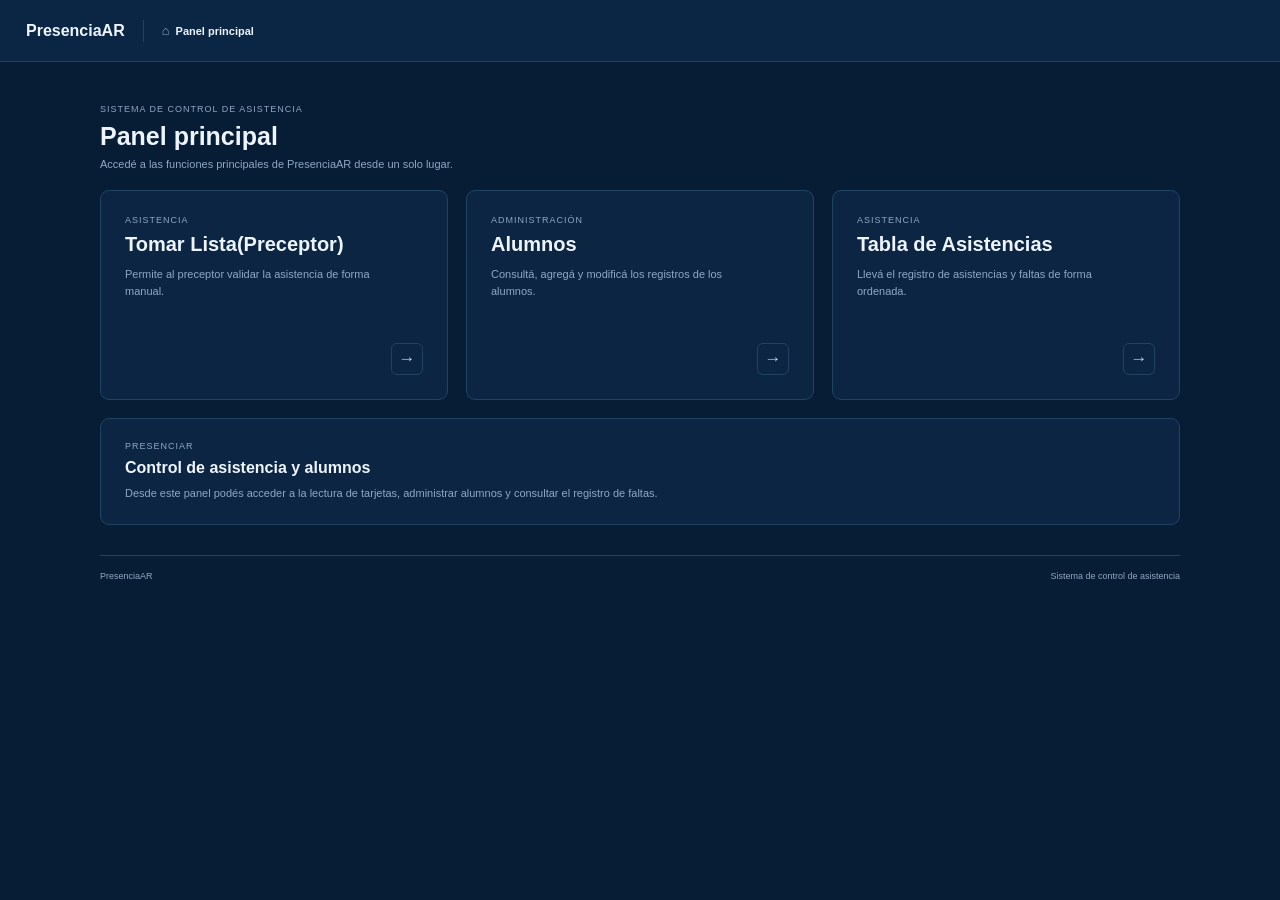
<file: PresenciAR/index.html>
<!DOCTYPE html>
<html lang="es">
<head>
    <meta charset="UTF-8">
    <meta name="viewport" content="width=device-width, initial-scale=1.0">
    <title>PresenciaAR</title>
    <link rel="stylesheet" href="styles.css">
</head>
<body>

    <header class="topbar">
        <div class="topbar-left">

            <a href="index.html" class="brand">
                <span>PresenciaAR</span>
            </a>

            <span class="topbar-divider"></span>

            <nav class="breadcrumbs" aria-label="Migas de pan">
                <a href="index.html">
                    <span class="crumb-icon">⌂</span>
                    
                <strong>Panel principal</strong>
                </a>
            </nav>

        </div>
    </header>

    <main class="contenido">

        <section class="cabecera">
            <p class="mini-titulo">SISTEMA DE CONTROL DE ASISTENCIA</p>
            <h1>Panel principal</h1>
            <p class="descripcion">
                Accedé a las funciones principales de PresenciaAR desde un solo lugar.
            </p>
        </section>

        <section class="accesos">

            <a href="BD/preceptor.html" class="acceso">
                <div>
                    <p class="etiqueta">ASISTENCIA</p>
                    <h2>Tomar Lista(Preceptor)</h2>
                    <p>
                        Permite al preceptor validar la asistencia de forma manual.
                    </p>
                </div>
                <span class="flecha">→</span>
            </a>

            <a href="BD/base-de-datos.html" class="acceso">
                <div>
                    <p class="etiqueta">ADMINISTRACIÓN</p>
                    <h2>Alumnos</h2>
                    <p>
                        Consultá, agregá y modificá los registros de los alumnos.
                    </p>
                </div>
                <span class="flecha">→</span>
            </a>

            <a href="BD/asistencias.html" class="acceso">
                <div>
                    <p class="etiqueta">ASISTENCIA</p>
                    <h2>Tabla de Asistencias</h2>
                    <p>
                        Llevá el registro de asistencias y faltas de forma ordenada.
                    </p>
                </div>
                <span class="flecha">→</span>
            </a>

        </section>

        <section class="panel-inferior">
            <p class="mini-titulo">PRESENCIAR</p>
            <h2>Control de asistencia y alumnos</h2>
            <p>
                Desde este panel podés acceder a la lectura de tarjetas, administrar alumnos
                y consultar el registro de faltas.
            </p>
        </section>

    </main>

    <footer>
        <span>PresenciaAR</span>
        <span>Sistema de control de asistencia</span>
    </footer>

</body>
</html>
</file>
<file: PresenciAR/styles.css>
:root {
    --bg: #071c35;
    --panel: #0b2543;
    --panel-hover: #102f52;
    --line: #214362;
    --text: #eef5ff;
    --muted: #8fa8c4;
    --accent: #356cf4;
}

* {
    box-sizing: border-box;
}

body {
    margin: 0;
    min-height: 100vh;
    background: var(--bg);
    color: var(--text);
    font-family: Arial, sans-serif;
}

a {
    color: inherit;
    text-decoration: none;
}

.topbar {
    height: 62px;
    padding: 0 26px;
    background: #0b2544;
    border-bottom: 1px solid var(--line);
    display: flex;
    align-items: center;
}

.topbar-left {
    display: flex;
    align-items: center;
    min-width: 0;
}

.brand {
    font-size: 16px;
    font-weight: bold;
}

.topbar-divider {
    width: 1px;
    height: 22px;
    background: var(--line);
    margin: 0 18px;
}

.breadcrumbs {
    display: flex;
    align-items: center;
    gap: 11px;
    color: var(--muted);
    font-size: 11px;
}

.breadcrumbs a {
    display: flex;
    align-items: center;
    gap: 6px;
}

.breadcrumbs strong {
    color: var(--text);
    font-weight: 600;
}

.crumb-icon {
    font-size: 13px;
}

.contenido {
    width: min(1080px, calc(100% - 40px));
    margin: 0 auto;
    padding: 42px 0 30px;
}

.cabecera {
    margin-bottom: 20px;
}

.mini-titulo,
.etiqueta {
    margin: 0 0 8px;
    color: var(--muted);
    font-size: 9px;
    letter-spacing: 1px;
}

h1 {
    margin: 0 0 7px;
    font-size: 25px;
}

.descripcion {
    margin: 0;
    color: var(--muted);
    font-size: 11px;
}

.accesos {
    display: grid;
    grid-template-columns: repeat(3, 1fr);
    gap: 18px;
}

.acceso {
    min-height: 210px;
    padding: 24px;
    background: var(--panel);
    border: 1px solid var(--line);
    border-radius: 9px;
    display: flex;
    flex-direction: column;
    justify-content: space-between;
}

.acceso:hover {
    background: var(--panel-hover);
    border-color: #315677;
}

.acceso h2 {
    margin: 0 0 10px;
    font-size: 20px;
}

.acceso p:not(.etiqueta) {
    margin: 0;
    max-width: 250px;
    color: var(--muted);
    line-height: 1.5;
    font-size: 11px;
}

.flecha {
    align-self: flex-end;
    width: 32px;
    height: 32px;
    border: 1px solid var(--line);
    border-radius: 6px;
    display: grid;
    place-items: center;
    color: #bdd1e9;
    font-size: 17px;
}

.panel-inferior {
    margin-top: 18px;
    padding: 22px 24px;
    background: var(--panel);
    border: 1px solid var(--line);
    border-radius: 9px;
}

.panel-inferior h2 {
    margin: 0 0 8px;
    font-size: 16px;
}

.panel-inferior p:not(.mini-titulo) {
    margin: 0;
    max-width: 700px;
    color: var(--muted);
    line-height: 1.5;
    font-size: 11px;
}

footer {
    width: min(1080px, calc(100% - 40px));
    margin: 0 auto;
    padding: 15px 0 22px;
    border-top: 1px solid var(--line);
    display: flex;
    justify-content: space-between;
    color: var(--muted);
    font-size: 9px;
}

@media (max-width: 900px) {
    .accesos {
        grid-template-columns: 1fr;
    }
}

@media (max-width: 760px) {
    .topbar {
        padding: 12px 14px;
        height: auto;
    }

    .breadcrumbs {
        flex-wrap: wrap;
    }

    .contenido {
        width: min(100% - 24px, 1080px);
        padding-top: 30px;
    }

    footer {
        width: min(100% - 24px, 1080px);
        flex-direction: column;
        gap: 6px;
    }
}
</file>
